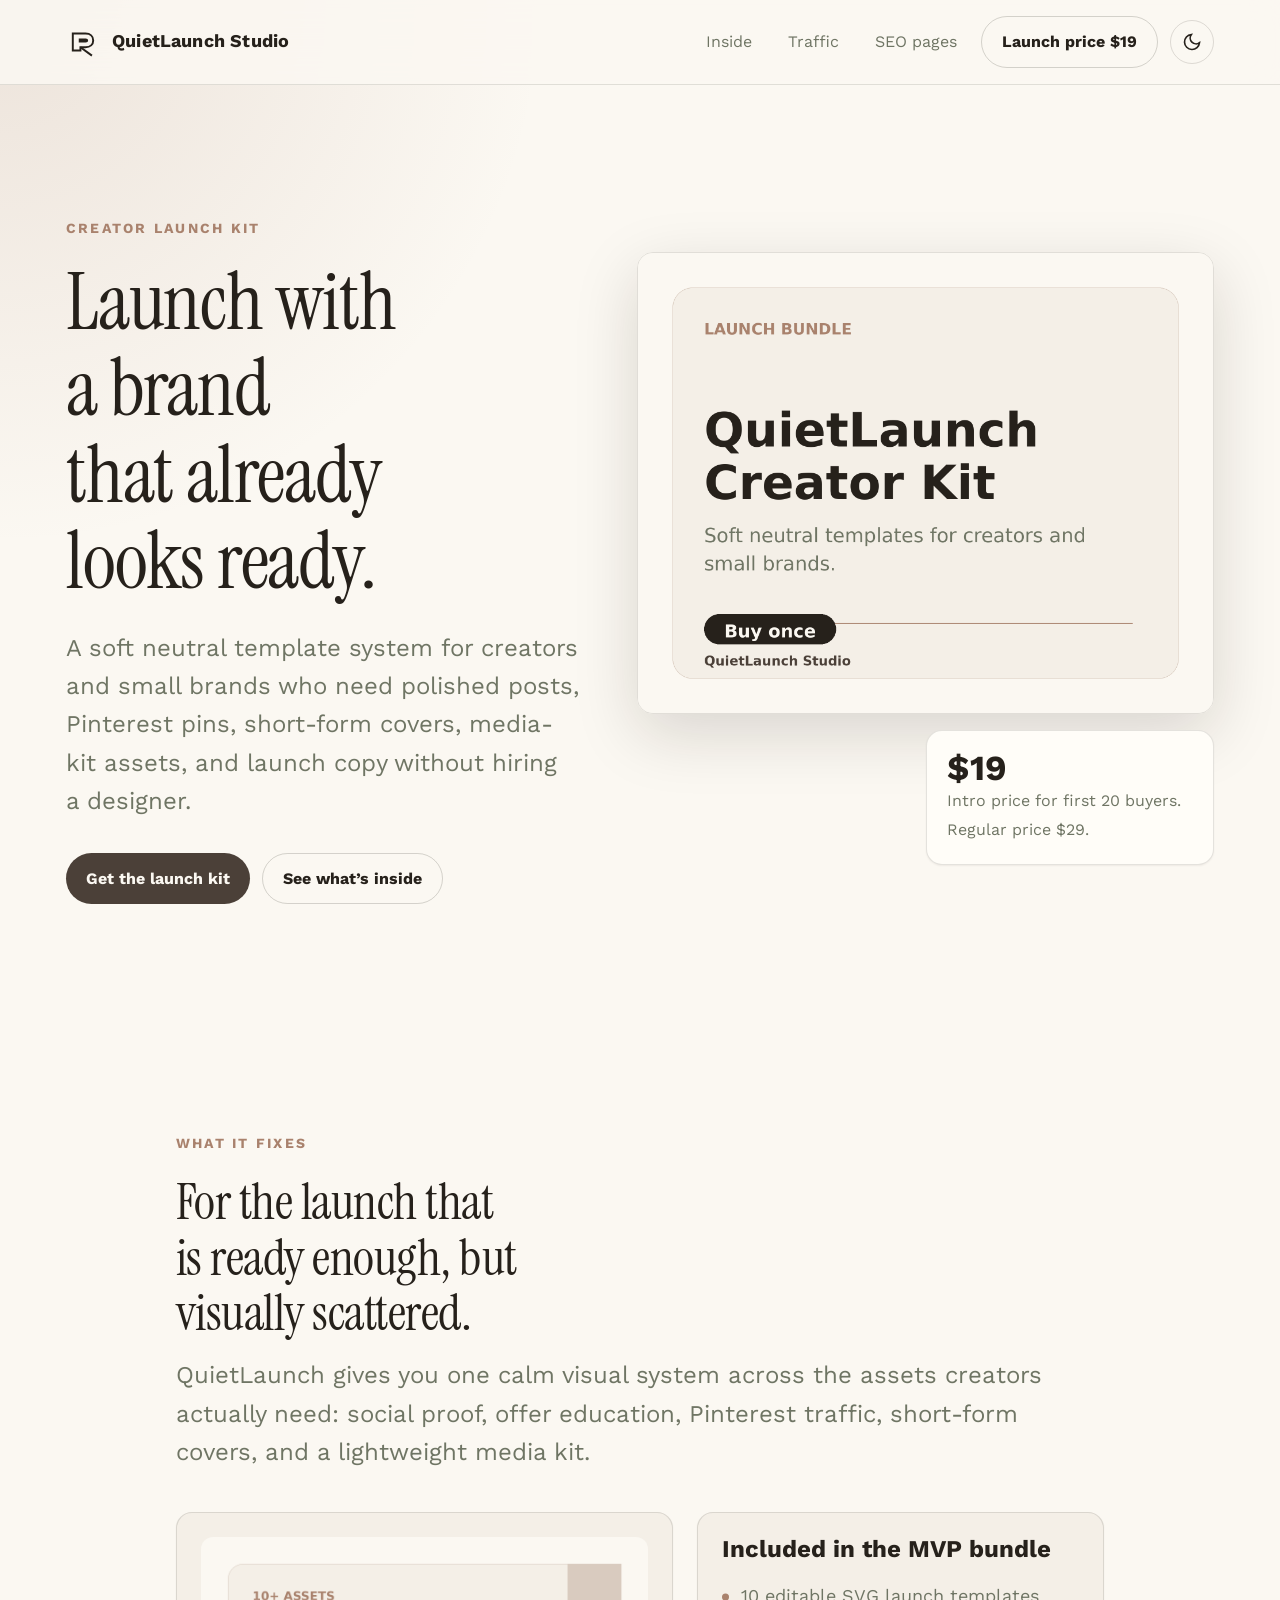
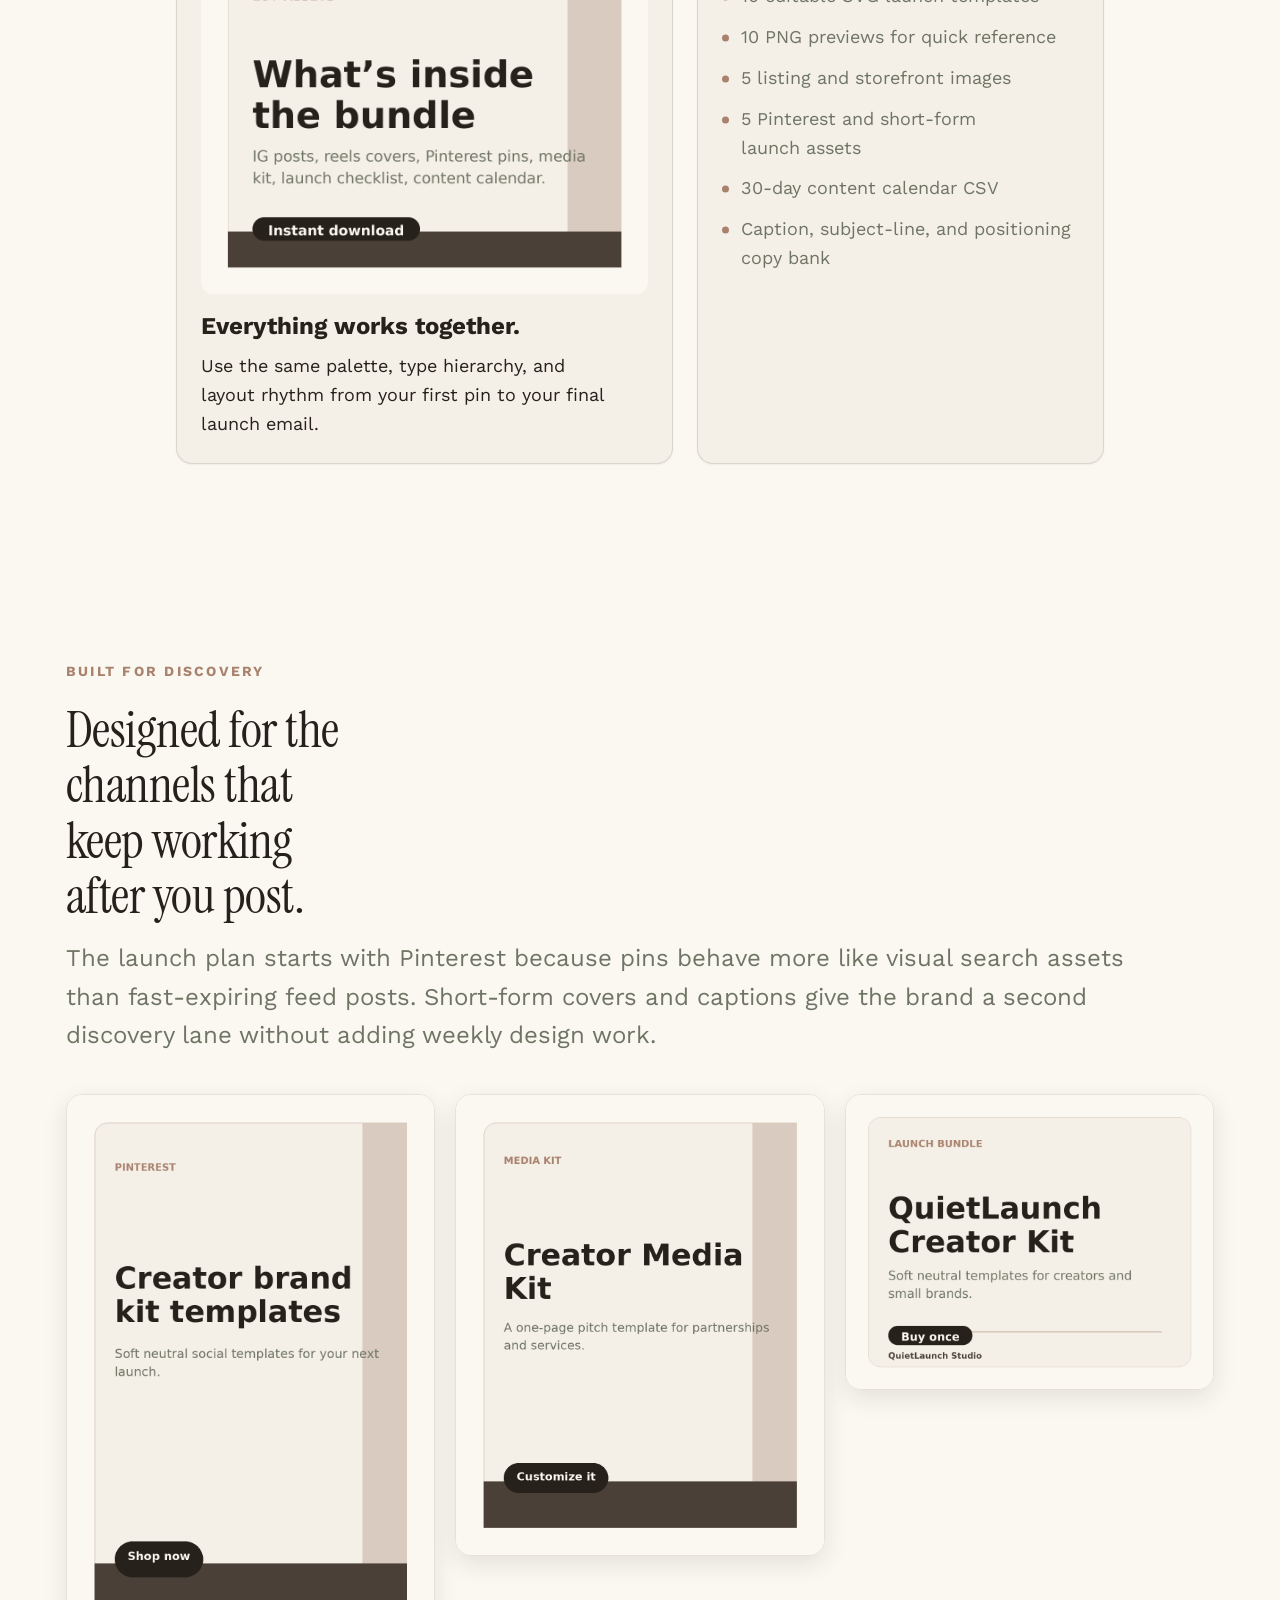
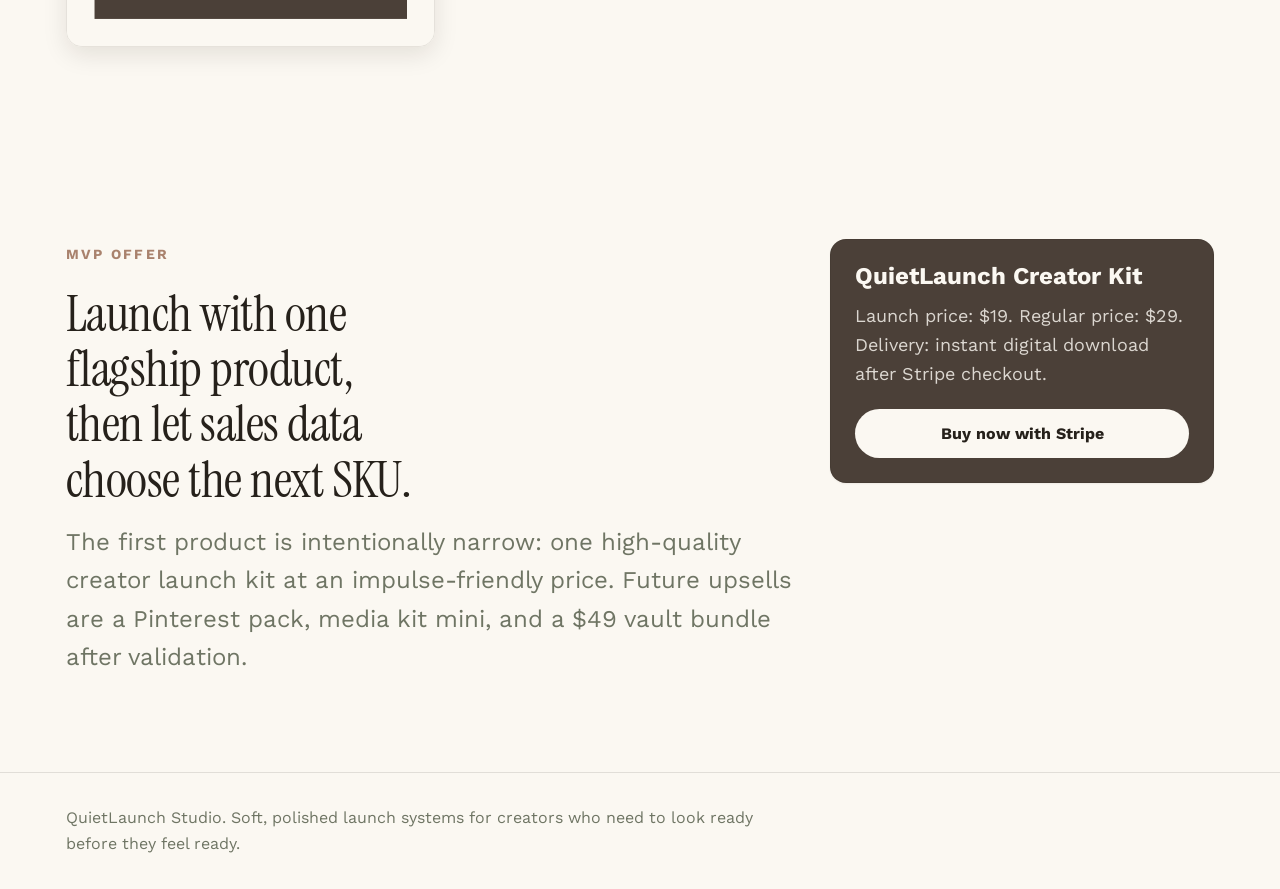
<file: index.html>
<!doctype html>
<html lang="en">
  <head>
    <meta charset="utf-8" />
    <meta name="viewport" content="width=device-width, initial-scale=1" />
    <title>QuietLaunch Creator Kit | Soft Neutral Launch Templates</title>
    <meta
      name="description"
      content="Soft neutral launch templates for creators and small brands who want polished social, Pinterest, and media-kit assets without starting from scratch."
    />
    <link rel="canonical" href="https://quietlaunchkit.com/" />
    <meta name="robots" content="index,follow" />
    <meta property="og:site_name" content="QuietLaunch Studio" />
    <meta property="og:type" content="website" />
    <meta property="og:url" content="https://quietlaunchkit.com/" />
    <meta property="og:title" content="QuietLaunch Creator Kit | Soft Neutral Launch Templates" />
    <meta
      property="og:description"
      content="Aesthetic launch templates, Pinterest pins, short-form covers, content calendar, and copy prompts for creators."
    />
    <meta property="og:image" content="https://quietlaunchkit.com/assets/hero.png" />
    <meta property="og:image:alt" content="QuietLaunch Creator Kit product preview with soft neutral launch templates" />
    <meta name="twitter:card" content="summary_large_image" />
    <meta name="twitter:title" content="QuietLaunch Creator Kit | Soft Neutral Launch Templates" />
    <meta
      name="twitter:description"
      content="Aesthetic launch templates, Pinterest pins, short-form covers, content calendar, and copy prompts for creators."
    />
    <meta name="twitter:image" content="https://quietlaunchkit.com/assets/hero.png" />
    <script type="application/ld+json">
      {
        "@context": "https://schema.org",
        "@type": "Product",
        "name": "QuietLaunch Creator Kit",
        "description": "A soft neutral digital launch kit for creators and small brands with social templates, Pinterest pins, short-form covers, a media kit cover, a content calendar, and copy prompts.",
        "brand": {
          "@type": "Brand",
          "name": "QuietLaunch Studio"
        },
        "image": "https://quietlaunchkit.com/assets/hero.png",
        "offers": {
          "@type": "Offer",
          "url": "https://buy.stripe.com/6oU14p3GYggugIt8WD8AE01",
          "priceCurrency": "USD",
          "price": "19.00",
          "availability": "https://schema.org/InStock"
        }
      }
    </script>
    <link rel="preconnect" href="https://fonts.googleapis.com" />
    <link rel="preconnect" href="https://fonts.gstatic.com" crossorigin />
    <link
      href="https://fonts.googleapis.com/css2?family=Instrument+Serif:ital@0;1&family=Work+Sans:wght@400;500;700&display=swap"
      rel="stylesheet"
    />
    <link rel="stylesheet" href="./base.css" />
    <link rel="stylesheet" href="./style.css" />
    <script defer src="./app.js"></script>
  </head>
  <body>
    <a class="skip-link" href="#main">Skip to content</a>
    <header class="site-header">
      <nav class="nav" aria-label="Primary navigation">
        <a class="brand" href="#top" aria-label="QuietLaunch Studio home">
          <svg viewBox="0 0 40 40" fill="none" aria-hidden="true">
            <path d="M8 30V10h15c5.5 0 9 3.2 9 8.1 0 4.8-3.5 8-9 8H17v3.9H8Z" stroke="currentColor" stroke-width="2.3" />
            <path d="M17 26.1 30.5 36" stroke="currentColor" stroke-width="2.3" />
            <path d="M15 16h8.2c1.7 0 2.8.9 2.8 2.3s-1.1 2.3-2.8 2.3H15V16Z" fill="currentColor" />
          </svg>
          <span>QuietLaunch Studio</span>
        </a>
        <div class="nav-actions">
          <a class="nav-link" href="#inside">Inside</a>
          <a class="nav-link" href="#traffic">Traffic</a>
          <a class="nav-link" href="./creator-launch-kit/">SEO pages</a>
          <a class="button secondary" href="#buy">Launch price $19</a>
          <button class="theme-toggle" data-theme-toggle type="button" aria-label="Switch color mode"></button>
        </div>
      </nav>
    </header>
    <main id="main">
      <section class="container hero" id="top">
        <div>
          <span class="eyebrow">Creator launch kit</span>
          <h1>Launch with a brand that already looks ready.</h1>
          <p>
            A soft neutral template system for creators and small brands who need polished posts,
            Pinterest pins, short-form covers, media-kit assets, and launch copy without hiring a designer.
          </p>
          <div class="cta-row">
            <a class="button primary" href="#buy">Get the launch kit</a>
            <a class="button secondary" href="#inside">See what’s inside</a>
          </div>
        </div>
        <div class="hero-card" aria-label="QuietLaunch Creator Kit product preview">
          <img src="./assets/hero.png" alt="QuietLaunch Creator Kit product mockup in a soft neutral visual style" width="2000" height="1600" />
          <aside class="price-card" aria-label="Launch pricing">
            <strong>$19</strong>
            <span>Intro price for first 20 buyers. Regular price $29.</span>
          </aside>
        </div>
      </section>
      <section class="section container section-narrow" id="inside">
        <span class="eyebrow">What it fixes</span>
        <h2>For the launch that is ready enough, but visually scattered.</h2>
        <p class="section-intro">
          QuietLaunch gives you one calm visual system across the assets creators actually need:
          social proof, offer education, Pinterest traffic, short-form covers, and a lightweight media kit.
        </p>
        <div class="feature-layout">
          <article class="feature-card">
            <img src="./assets/inside.png" alt="Preview of templates and files included in the QuietLaunch Creator Kit" width="2000" height="1600" loading="lazy" decoding="async" />
            <h3>Everything works together.</h3>
            <p>Use the same palette, type hierarchy, and layout rhythm from your first pin to your final launch email.</p>
          </article>
          <article class="list-card">
            <h3>Included in the MVP bundle</h3>
            <ul class="list">
              <li>10 editable SVG launch templates</li>
              <li>10 PNG previews for quick reference</li>
              <li>5 listing and storefront images</li>
              <li>5 Pinterest and short-form launch assets</li>
              <li>30-day content calendar CSV</li>
              <li>Caption, subject-line, and positioning copy bank</li>
            </ul>
          </article>
        </div>
      </section>
      <section class="section container" id="traffic">
        <span class="eyebrow">Built for discovery</span>
        <h2>Designed for the channels that keep working after you post.</h2>
        <p class="section-intro">
          The launch plan starts with Pinterest because pins behave more like visual search assets than fast-expiring feed posts.
          Short-form covers and captions give the brand a second discovery lane without adding weekly design work.
        </p>
        <div class="gallery" aria-label="Template previews">
          <img src="./assets/pin.png" alt="Pinterest pin preview from QuietLaunch Creator Kit" width="1000" height="1500" loading="lazy" decoding="async" />
          <img src="./assets/media-kit.png" alt="Creator media kit cover template preview" width="1080" height="1350" loading="lazy" decoding="async" />
          <img src="./assets/hero.png" alt="QuietLaunch storefront listing mockup preview" width="2000" height="1600" loading="lazy" decoding="async" />
        </div>
      </section>
      <section class="section container checkout" id="buy">
        <div>
          <span class="eyebrow">MVP offer</span>
          <h2>Launch with one flagship product, then let sales data choose the next SKU.</h2>
          <p class="section-intro">
            The first product is intentionally narrow: one high-quality creator launch kit at an impulse-friendly price.
            Future upsells are a Pinterest pack, media kit mini, and a $49 vault bundle after validation.
          </p>
        </div>
        <aside class="checkout-card">
          <h3>QuietLaunch Creator Kit</h3>
          <p>Launch price: $19. Regular price: $29. Delivery: instant digital download after Stripe checkout.</p>
          <a class="button" href="https://buy.stripe.com/6oU14p3GYggugIt8WD8AE01" target="_blank" rel="noopener noreferrer" data-checkout-link>Buy now with Stripe</a>
        </aside>
      </section>
      <section class="section container delivery-section" id="delivery-q7m9x2b4" aria-labelledby="delivery-title">
        <div class="delivery-panel">
          <span class="eyebrow">Order complete</span>
          <h2 id="delivery-title">Download your QuietLaunch Creator Kit.</h2>
          <p class="section-intro">
            Thank you for buying from QuietLaunch Studio. Save the bundle now, then import the SVG or PDF assets into your design workflow and use the copy bank to publish your first week of launch content.
          </p>
          <a class="button primary" href="./assets/quietlaunch-creator-kit-mvp.zip">Download the creator kit ZIP</a>
          <p class="delivery-note">
            License: one creator or small brand per purchase. You may edit the assets for your own business or client launch, but you may not resell, redistribute, or claim the raw templates as your own product. Need help? Email dorr.k.irene@gmail.com.
          </p>
        </div>
      </section>
    </main>
    <footer class="site-footer">
      <div class="container">
        <p>QuietLaunch Studio. Soft, polished launch systems for creators who need to look ready before they feel ready.</p>
      </div>
    </footer>
  </body>
</html>
</file>
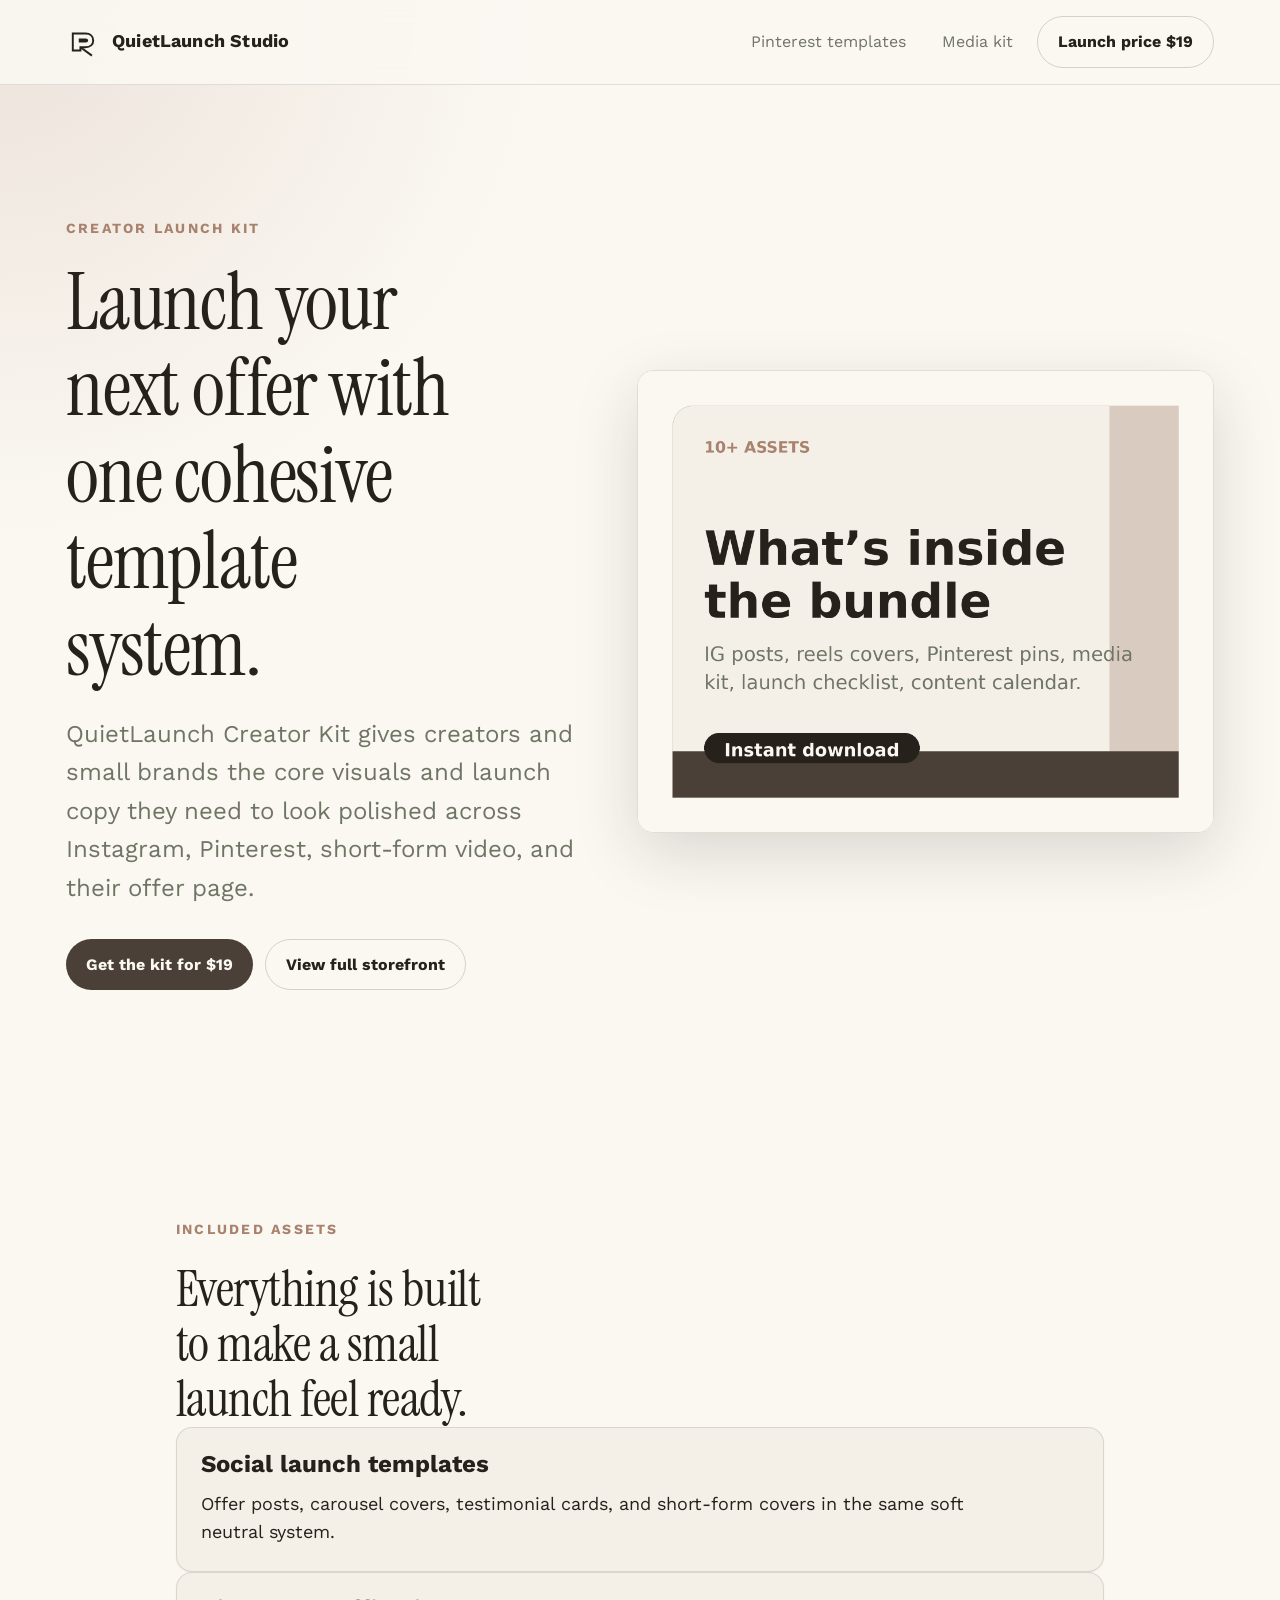
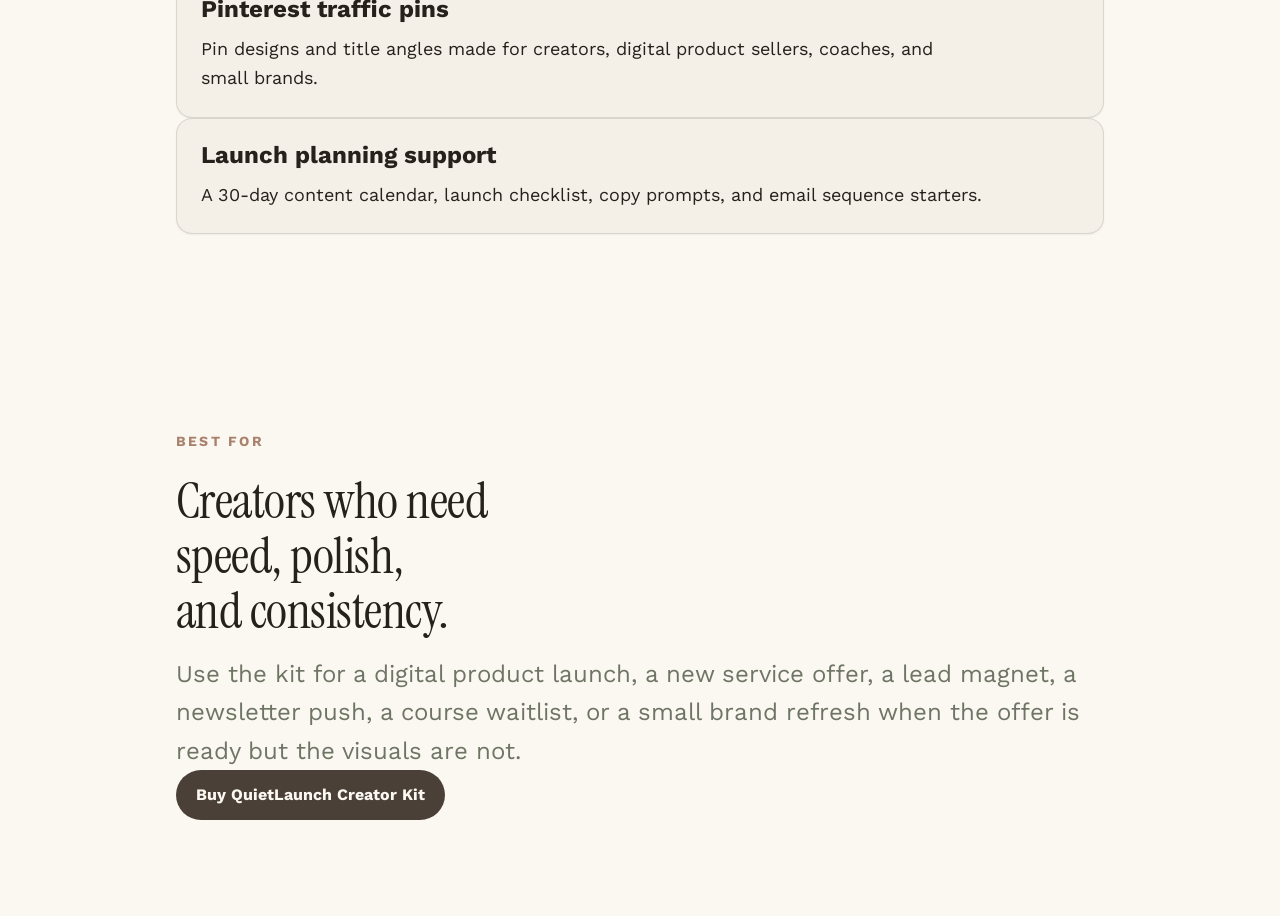
<file: creator-launch-kit/index.html>
<!doctype html>
<html lang="en">
  <head>
    <meta charset="utf-8" />
    <meta name="viewport" content="width=device-width, initial-scale=1" />
    <title>Creator Launch Kit Templates | QuietLaunch Studio</title>
    <meta name="description" content="A soft neutral creator launch kit with social templates, Pinterest pins, short-form covers, a media kit cover, launch checklist, content calendar, and copy prompts." />
    <link rel="canonical" href="https://quietlaunchkit.com/creator-launch-kit/" />
    <meta property="og:title" content="Creator Launch Kit Templates" />
    <meta property="og:description" content="Launch your next offer with cohesive social templates, Pinterest pins, short-form covers, and copy prompts." />
    <meta property="og:image" content="https://quietlaunchkit.com/assets/inside.png" />
    <meta property="og:url" content="https://quietlaunchkit.com/creator-launch-kit/" />
    <meta name="twitter:card" content="summary_large_image" />
    <link rel="preconnect" href="https://fonts.googleapis.com" />
    <link rel="preconnect" href="https://fonts.gstatic.com" crossorigin />
    <link href="https://fonts.googleapis.com/css2?family=Instrument+Serif:ital@0;1&family=Work+Sans:wght@400;500;700&display=swap" rel="stylesheet" />
    <link rel="stylesheet" href="../base.css" />
    <link rel="stylesheet" href="../style.css" />
    <script defer src="../app.js"></script>
  </head>
  <body>
    <header class="site-header">
      <nav class="nav" aria-label="Primary navigation">
        <a class="brand" href="../" aria-label="QuietLaunch Studio home">
          <svg viewBox="0 0 40 40" fill="none" aria-hidden="true">
            <path d="M8 30V10h15c5.5 0 9 3.2 9 8.1 0 4.8-3.5 8-9 8H17v3.9H8Z" stroke="currentColor" stroke-width="2.3" />
            <path d="M17 26.1 30.5 36" stroke="currentColor" stroke-width="2.3" />
            <path d="M15 16h8.2c1.7 0 2.8.9 2.8 2.3s-1.1 2.3-2.8 2.3H15V16Z" fill="currentColor" />
          </svg>
          <span>QuietLaunch Studio</span>
        </a>
        <div class="nav-actions">
          <a class="nav-link" href="../pinterest-templates/">Pinterest templates</a>
          <a class="nav-link" href="../media-kit-template/">Media kit</a>
          <a class="button secondary" href="https://buy.stripe.com/6oU14p3GYggugIt8WD8AE01">Launch price $19</a>
        </div>
      </nav>
    </header>
    <main>
      <section class="container hero">
        <div>
          <span class="eyebrow">Creator launch kit</span>
          <h1>Launch your next offer with one cohesive template system.</h1>
          <p>QuietLaunch Creator Kit gives creators and small brands the core visuals and launch copy they need to look polished across Instagram, Pinterest, short-form video, and their offer page.</p>
          <div class="cta-row">
            <a class="button primary" href="https://buy.stripe.com/6oU14p3GYggugIt8WD8AE01">Get the kit for $19</a>
            <a class="button secondary" href="../">View full storefront</a>
          </div>
        </div>
        <div class="hero-card">
          <img src="../assets/inside.png" alt="QuietLaunch Creator Kit template previews" width="2000" height="1600" />
        </div>
      </section>
      <section class="section container section-narrow">
        <span class="eyebrow">Included assets</span>
        <h2>Everything is built to make a small launch feel ready.</h2>
        <div class="feature-grid">
          <article class="feature-card"><h3>Social launch templates</h3><p>Offer posts, carousel covers, testimonial cards, and short-form covers in the same soft neutral system.</p></article>
          <article class="feature-card"><h3>Pinterest traffic pins</h3><p>Pin designs and title angles made for creators, digital product sellers, coaches, and small brands.</p></article>
          <article class="feature-card"><h3>Launch planning support</h3><p>A 30-day content calendar, launch checklist, copy prompts, and email sequence starters.</p></article>
        </div>
      </section>
      <section class="section container section-narrow">
        <span class="eyebrow">Best for</span>
        <h2>Creators who need speed, polish, and consistency.</h2>
        <p class="section-intro">Use the kit for a digital product launch, a new service offer, a lead magnet, a newsletter push, a course waitlist, or a small brand refresh when the offer is ready but the visuals are not.</p>
        <a class="button primary" href="https://buy.stripe.com/6oU14p3GYggugIt8WD8AE01">Buy QuietLaunch Creator Kit</a>
      </section>
    </main>
  </body>
</html>
</file>
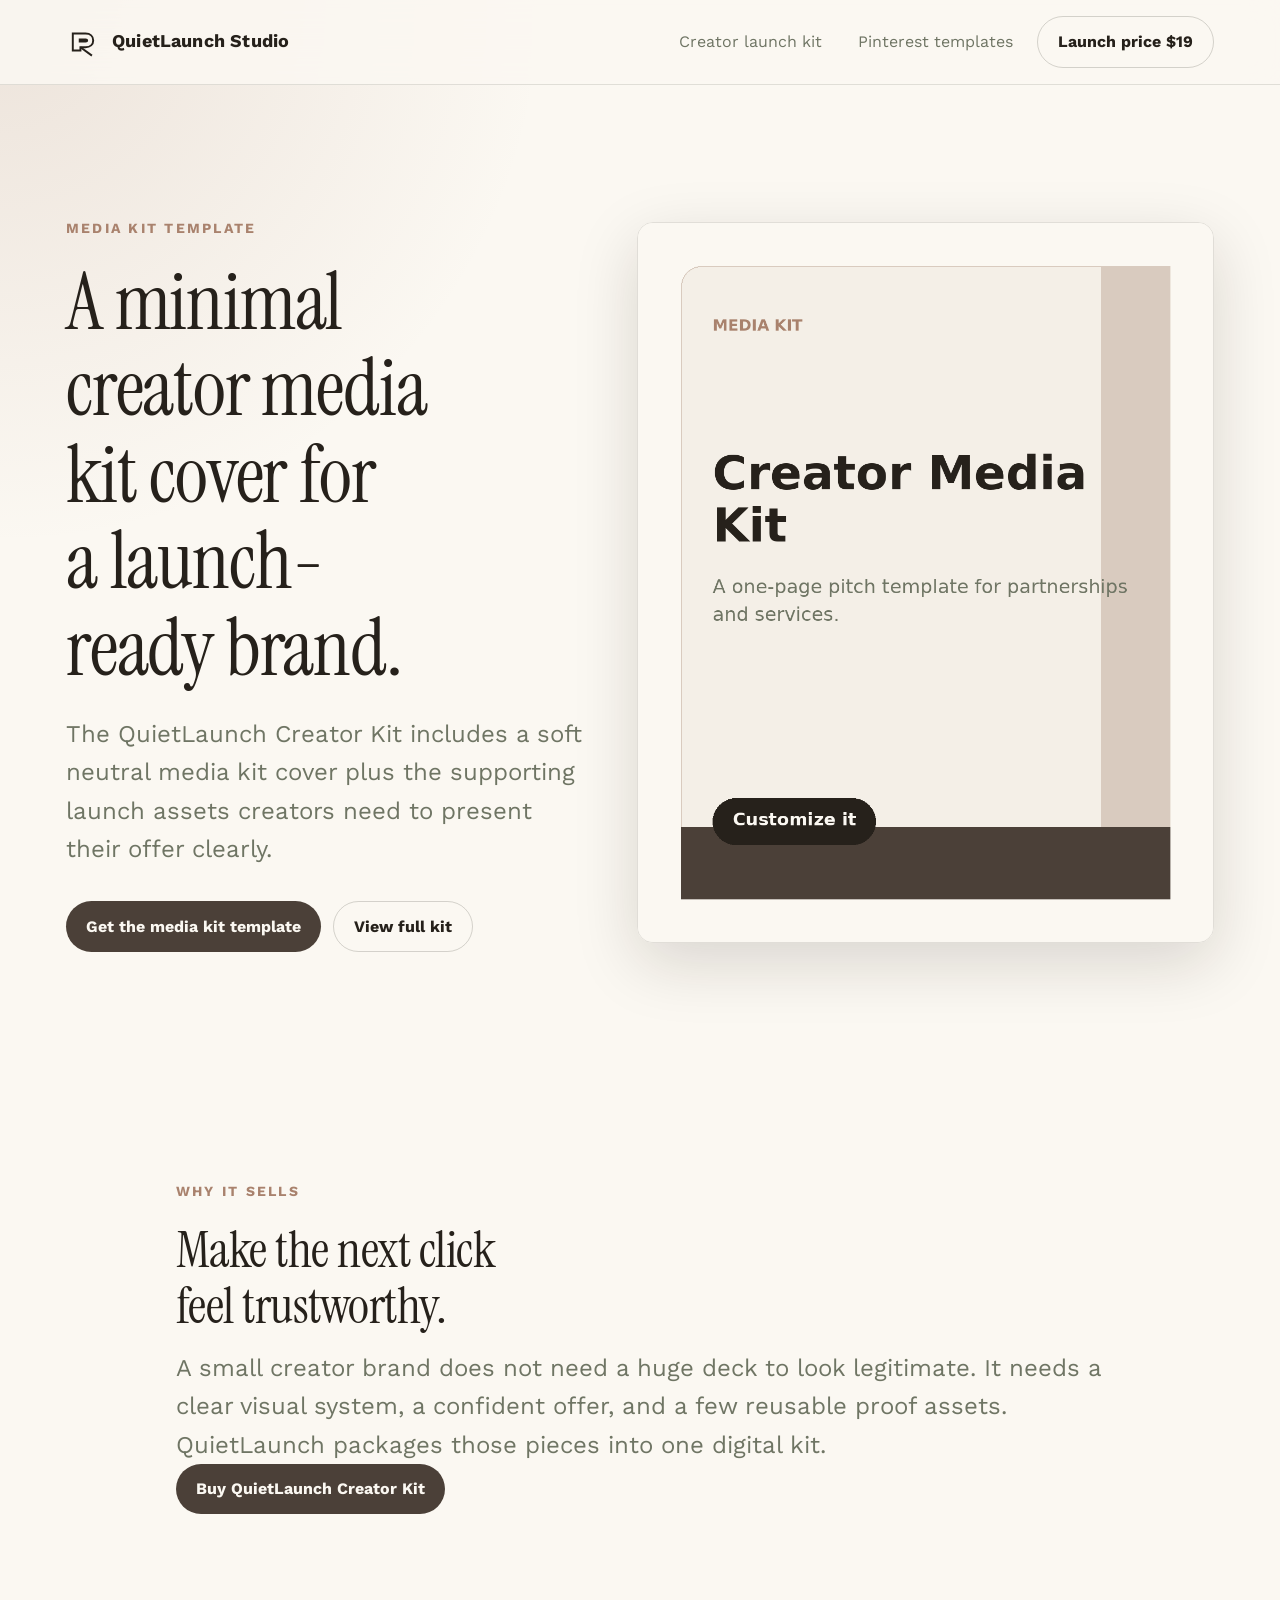
<file: media-kit-template/index.html>
<!doctype html>
<html lang="en">
  <head>
    <meta charset="utf-8" />
    <meta name="viewport" content="width=device-width, initial-scale=1" />
    <title>Creator Media Kit Template | QuietLaunch Studio</title>
    <meta name="description" content="A soft neutral creator media kit cover template plus launch visuals, social templates, Pinterest pins, and copy prompts for creators and small brands." />
    <link rel="canonical" href="https://quietlaunchkit.com/media-kit-template/" />
    <meta property="og:title" content="Creator Media Kit Template" />
    <meta property="og:description" content="A minimal media kit cover and launch template system for creators." />
    <meta property="og:image" content="https://quietlaunchkit.com/assets/media-kit.png" />
    <meta property="og:url" content="https://quietlaunchkit.com/media-kit-template/" />
    <meta name="twitter:card" content="summary_large_image" />
    <link rel="preconnect" href="https://fonts.googleapis.com" />
    <link rel="preconnect" href="https://fonts.gstatic.com" crossorigin />
    <link href="https://fonts.googleapis.com/css2?family=Instrument+Serif:ital@0;1&family=Work+Sans:wght@400;500;700&display=swap" rel="stylesheet" />
    <link rel="stylesheet" href="../base.css" />
    <link rel="stylesheet" href="../style.css" />
    <script defer src="../app.js"></script>
  </head>
  <body>
    <header class="site-header">
      <nav class="nav" aria-label="Primary navigation">
        <a class="brand" href="../" aria-label="QuietLaunch Studio home">
          <svg viewBox="0 0 40 40" fill="none" aria-hidden="true">
            <path d="M8 30V10h15c5.5 0 9 3.2 9 8.1 0 4.8-3.5 8-9 8H17v3.9H8Z" stroke="currentColor" stroke-width="2.3" />
            <path d="M17 26.1 30.5 36" stroke="currentColor" stroke-width="2.3" />
            <path d="M15 16h8.2c1.7 0 2.8.9 2.8 2.3s-1.1 2.3-2.8 2.3H15V16Z" fill="currentColor" />
          </svg>
          <span>QuietLaunch Studio</span>
        </a>
        <div class="nav-actions">
          <a class="nav-link" href="../creator-launch-kit/">Creator launch kit</a>
          <a class="nav-link" href="../pinterest-templates/">Pinterest templates</a>
          <a class="button secondary" href="https://buy.stripe.com/6oU14p3GYggugIt8WD8AE01">Launch price $19</a>
        </div>
      </nav>
    </header>
    <main>
      <section class="container hero">
        <div>
          <span class="eyebrow">Media kit template</span>
          <h1>A minimal creator media kit cover for a launch-ready brand.</h1>
          <p>The QuietLaunch Creator Kit includes a soft neutral media kit cover plus the supporting launch assets creators need to present their offer clearly.</p>
          <div class="cta-row">
            <a class="button primary" href="https://buy.stripe.com/6oU14p3GYggugIt8WD8AE01">Get the media kit template</a>
            <a class="button secondary" href="../">View full kit</a>
          </div>
        </div>
        <div class="hero-card">
          <img src="../assets/media-kit.png" alt="Soft neutral creator media kit template preview" width="1080" height="1350" />
        </div>
      </section>
      <section class="section container section-narrow">
        <span class="eyebrow">Why it sells</span>
        <h2>Make the next click feel trustworthy.</h2>
        <p class="section-intro">A small creator brand does not need a huge deck to look legitimate. It needs a clear visual system, a confident offer, and a few reusable proof assets. QuietLaunch packages those pieces into one digital kit.</p>
        <a class="button primary" href="https://buy.stripe.com/6oU14p3GYggugIt8WD8AE01">Buy QuietLaunch Creator Kit</a>
      </section>
    </main>
  </body>
</html>
</file>
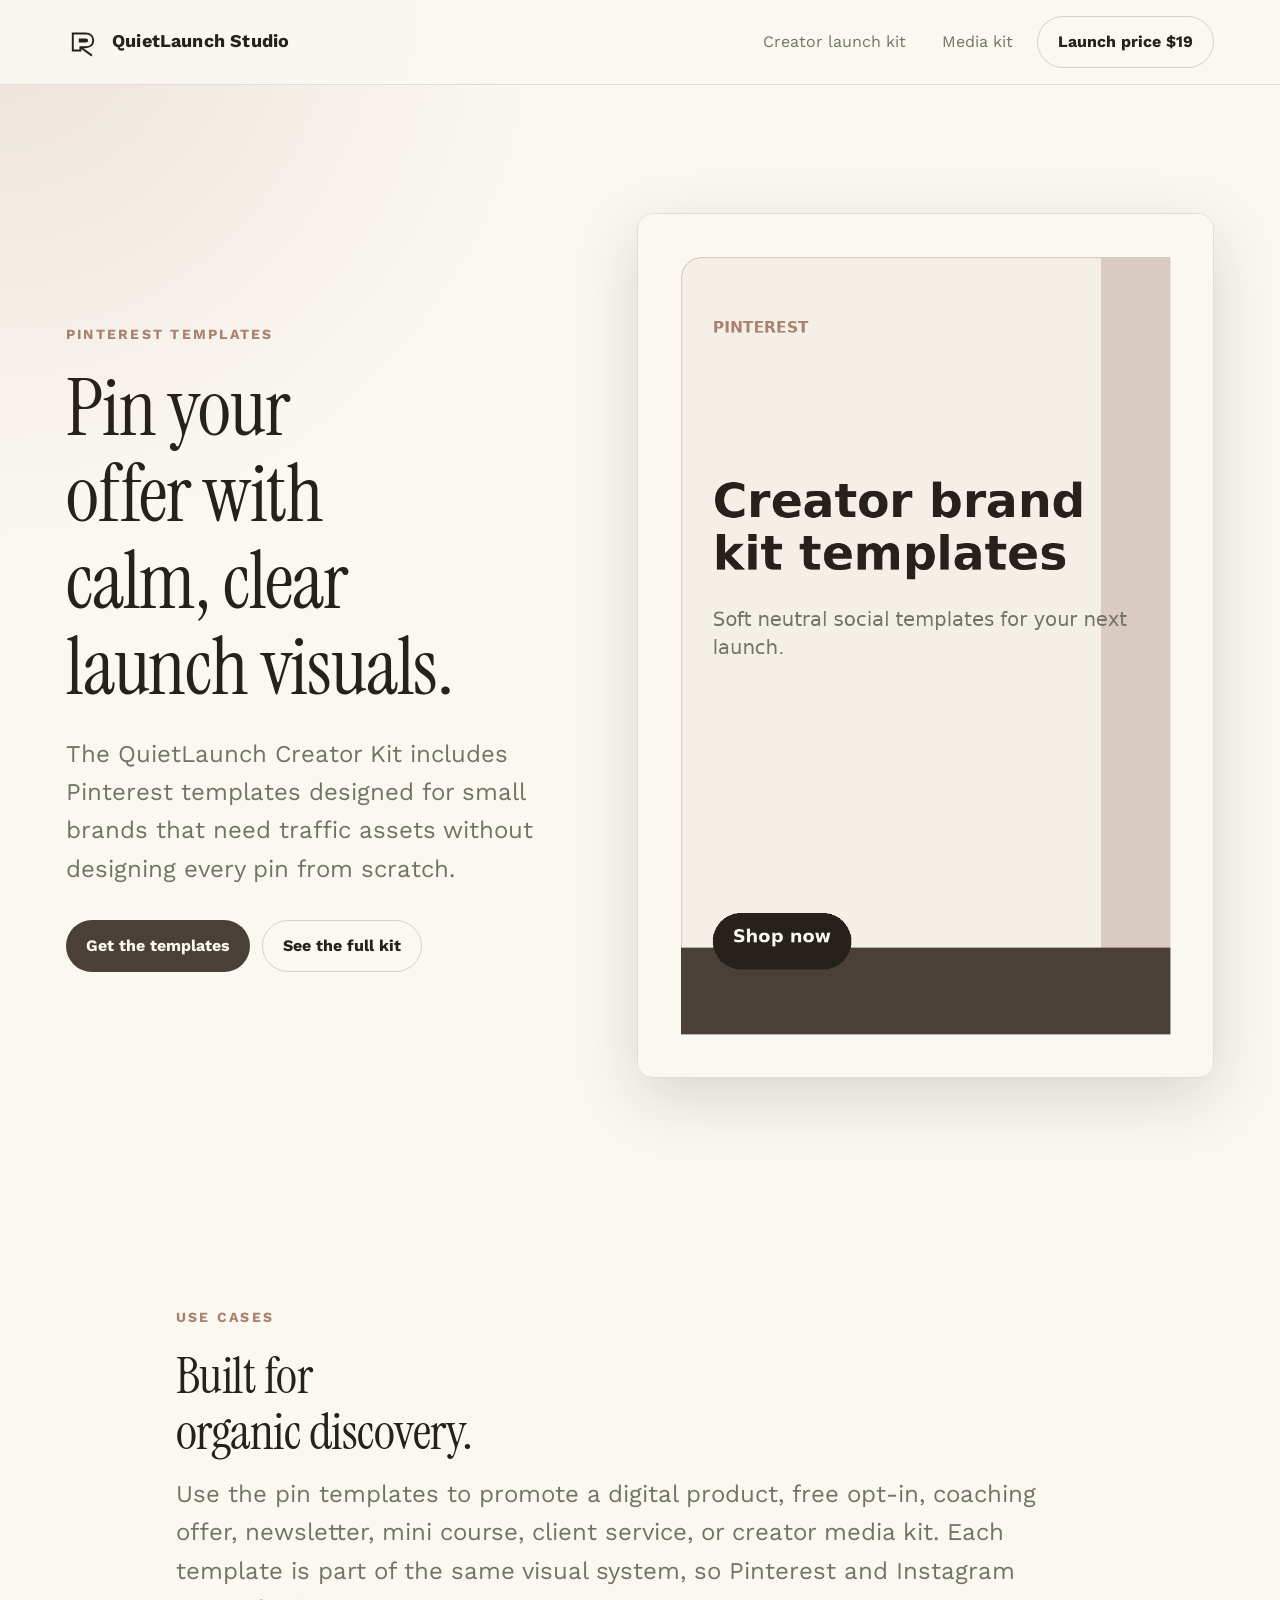
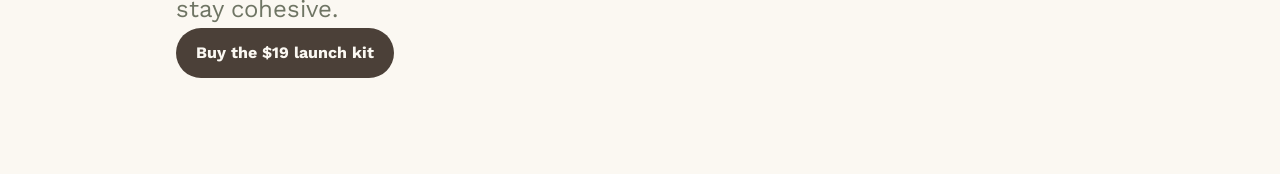
<file: pinterest-templates/index.html>
<!doctype html>
<html lang="en">
  <head>
    <meta charset="utf-8" />
    <meta name="viewport" content="width=device-width, initial-scale=1" />
    <title>Pinterest Templates for Creators | QuietLaunch Studio</title>
    <meta name="description" content="Soft neutral Pinterest templates for creators and small brands launching digital products, services, newsletters, and lead magnets." />
    <link rel="canonical" href="https://quietlaunchkit.com/pinterest-templates/" />
    <meta property="og:title" content="Pinterest Templates for Creators" />
    <meta property="og:description" content="Aesthetic Pinterest pin templates included in the QuietLaunch Creator Kit." />
    <meta property="og:image" content="https://quietlaunchkit.com/assets/pin.png" />
    <meta property="og:url" content="https://quietlaunchkit.com/pinterest-templates/" />
    <meta name="twitter:card" content="summary_large_image" />
    <link rel="preconnect" href="https://fonts.googleapis.com" />
    <link rel="preconnect" href="https://fonts.gstatic.com" crossorigin />
    <link href="https://fonts.googleapis.com/css2?family=Instrument+Serif:ital@0;1&family=Work+Sans:wght@400;500;700&display=swap" rel="stylesheet" />
    <link rel="stylesheet" href="../base.css" />
    <link rel="stylesheet" href="../style.css" />
    <script defer src="../app.js"></script>
  </head>
  <body>
    <header class="site-header">
      <nav class="nav" aria-label="Primary navigation">
        <a class="brand" href="../" aria-label="QuietLaunch Studio home">
          <svg viewBox="0 0 40 40" fill="none" aria-hidden="true">
            <path d="M8 30V10h15c5.5 0 9 3.2 9 8.1 0 4.8-3.5 8-9 8H17v3.9H8Z" stroke="currentColor" stroke-width="2.3" />
            <path d="M17 26.1 30.5 36" stroke="currentColor" stroke-width="2.3" />
            <path d="M15 16h8.2c1.7 0 2.8.9 2.8 2.3s-1.1 2.3-2.8 2.3H15V16Z" fill="currentColor" />
          </svg>
          <span>QuietLaunch Studio</span>
        </a>
        <div class="nav-actions">
          <a class="nav-link" href="../creator-launch-kit/">Creator launch kit</a>
          <a class="nav-link" href="../media-kit-template/">Media kit</a>
          <a class="button secondary" href="https://buy.stripe.com/6oU14p3GYggugIt8WD8AE01">Launch price $19</a>
        </div>
      </nav>
    </header>
    <main>
      <section class="container hero">
        <div>
          <span class="eyebrow">Pinterest templates</span>
          <h1>Pin your offer with calm, clear launch visuals.</h1>
          <p>The QuietLaunch Creator Kit includes Pinterest templates designed for small brands that need traffic assets without designing every pin from scratch.</p>
          <div class="cta-row">
            <a class="button primary" href="https://buy.stripe.com/6oU14p3GYggugIt8WD8AE01">Get the templates</a>
            <a class="button secondary" href="../">See the full kit</a>
          </div>
        </div>
        <div class="hero-card">
          <img src="../assets/pin.png" alt="Soft neutral Pinterest pin template preview" width="1000" height="1500" />
        </div>
      </section>
      <section class="section container section-narrow">
        <span class="eyebrow">Use cases</span>
        <h2>Built for organic discovery.</h2>
        <p class="section-intro">Use the pin templates to promote a digital product, free opt-in, coaching offer, newsletter, mini course, client service, or creator media kit. Each template is part of the same visual system, so Pinterest and Instagram stay cohesive.</p>
        <a class="button primary" href="https://buy.stripe.com/6oU14p3GYggugIt8WD8AE01">Buy the $19 launch kit</a>
      </section>
    </main>
  </body>
</html>
</file>
<file: base.css>
*,
*::before,
*::after {
  box-sizing: border-box;
  margin: 0;
  padding: 0;
}

html {
  -moz-text-size-adjust: none;
  -webkit-text-size-adjust: none;
  text-size-adjust: none;
  -webkit-font-smoothing: antialiased;
  -moz-osx-font-smoothing: grayscale;
  text-rendering: optimizeLegibility;
  scroll-behavior: smooth;
  hanging-punctuation: first last;
  scroll-padding-top: var(--space-16);
}

body {
  min-height: 100dvh;
  line-height: 1.6;
  font-family: var(--font-body, sans-serif);
  font-size: var(--text-base);
  color: var(--color-text);
  background-color: var(--color-bg);
}

img,
picture,
video,
canvas,
svg {
  display: block;
  max-width: 100%;
  height: auto;
}

input,
button,
textarea,
select {
  font: inherit;
  color: inherit;
}

h1,
h2,
h3 {
  text-wrap: balance;
  line-height: 1.08;
}

p,
li {
  text-wrap: pretty;
  max-width: 72ch;
}

::selection {
  background: color-mix(in oklab, var(--color-primary), transparent 75%);
  color: var(--color-text);
}

:focus-visible {
  outline: 2px solid var(--color-primary);
  outline-offset: 3px;
  border-radius: var(--radius-sm);
}

@media (prefers-reduced-motion: reduce) {
  *,
  *::before,
  *::after {
    animation-duration: 0.01ms !important;
    animation-iteration-count: 1 !important;
    transition-duration: 0.01ms !important;
    scroll-behavior: auto !important;
  }
}

button {
  cursor: pointer;
  background: none;
  border: none;
}

a,
button {
  transition:
    color var(--transition-interactive),
    background var(--transition-interactive),
    border-color var(--transition-interactive),
    box-shadow var(--transition-interactive),
    transform var(--transition-interactive);
}

.sr-only {
  position: absolute;
  width: 1px;
  height: 1px;
  padding: 0;
  margin: -1px;
  overflow: hidden;
  clip: rect(0, 0, 0, 0);
  white-space: nowrap;
  border-width: 0;
}
</file>
<file: style.css>
:root,
[data-theme='light'] {
  --text-xs: clamp(0.75rem, 0.7rem + 0.25vw, 0.875rem);
  --text-sm: clamp(0.875rem, 0.8rem + 0.35vw, 1rem);
  --text-base: clamp(1rem, 0.95rem + 0.25vw, 1.125rem);
  --text-lg: clamp(1.125rem, 1rem + 0.75vw, 1.5rem);
  --text-xl: clamp(1.5rem, 1.2rem + 1.25vw, 2.25rem);
  --text-2xl: clamp(2rem, 1.2rem + 2.5vw, 3.5rem);
  --text-3xl: clamp(2.8rem, 1rem + 5vw, 6.5rem);
  --space-1: 0.25rem;
  --space-2: 0.5rem;
  --space-3: 0.75rem;
  --space-4: 1rem;
  --space-5: 1.25rem;
  --space-6: 1.5rem;
  --space-8: 2rem;
  --space-10: 2.5rem;
  --space-12: 3rem;
  --space-16: 4rem;
  --space-20: 5rem;
  --space-24: 6rem;
  --space-32: 8rem;
  --color-bg: #fbf8f2;
  --color-surface: #f4efe7;
  --color-surface-2: #fffdf8;
  --color-surface-offset: #eadfd4;
  --color-border: #d9cbbf;
  --color-text: #26211b;
  --color-text-muted: #6f7564;
  --color-text-faint: #a9826d;
  --color-text-inverse: #fbf8f2;
  --color-primary: #4b4038;
  --color-primary-hover: #26211b;
  --color-accent: #a9826d;
  --radius-sm: 0.375rem;
  --radius-md: 0.5rem;
  --radius-lg: 0.75rem;
  --radius-xl: 1rem;
  --radius-full: 9999px;
  --shadow-sm: 0 1px 2px oklch(0.2 0.02 70 / 0.06);
  --shadow-md: 0 8px 24px oklch(0.2 0.02 70 / 0.1);
  --shadow-lg: 0 20px 64px oklch(0.2 0.02 70 / 0.15);
  --transition-interactive: 180ms cubic-bezier(0.16, 1, 0.3, 1);
  --content-narrow: 640px;
  --content-default: 960px;
  --content-wide: 1180px;
  --font-display: 'Instrument Serif', Georgia, serif;
  --font-body: 'Work Sans', Arial, sans-serif;
}

[data-theme='dark'] {
  --color-bg: #171411;
  --color-surface: #211d19;
  --color-surface-2: #2a241f;
  --color-surface-offset: #342d27;
  --color-border: #4b4038;
  --color-text: #f4efe7;
  --color-text-muted: #c6b7ab;
  --color-text-faint: #a9826d;
  --color-text-inverse: #26211b;
  --color-primary: #eadfd4;
  --color-primary-hover: #fbf8f2;
  --color-accent: #d8a88e;
  --shadow-sm: 0 1px 2px oklch(0 0 0 / 0.2);
  --shadow-md: 0 8px 24px oklch(0 0 0 / 0.3);
  --shadow-lg: 0 20px 64px oklch(0 0 0 / 0.4);
}

body {
  background:
    radial-gradient(circle at top left, color-mix(in oklab, var(--color-accent), transparent 82%), transparent 34rem),
    var(--color-bg);
}

.skip-link {
  position: absolute;
  left: var(--space-4);
  top: var(--space-4);
  transform: translateY(-200%);
  background: var(--color-primary);
  color: var(--color-text-inverse);
  padding: var(--space-3) var(--space-4);
  border-radius: var(--radius-full);
  z-index: 100;
}

.skip-link:focus {
  transform: translateY(0);
}

.site-header {
  position: sticky;
  top: 0;
  z-index: 10;
  backdrop-filter: blur(16px);
  background: color-mix(in oklab, var(--color-bg), transparent 12%);
  border-bottom: 1px solid color-mix(in oklab, var(--color-text), transparent 88%);
}

.nav {
  max-width: var(--content-wide);
  margin-inline: auto;
  padding: var(--space-4);
  display: flex;
  align-items: center;
  justify-content: space-between;
  gap: var(--space-4);
}

.brand {
  display: inline-flex;
  align-items: center;
  gap: var(--space-3);
  color: var(--color-text);
  text-decoration: none;
  font-weight: 700;
  letter-spacing: 0.01em;
}

.brand svg {
  width: 34px;
  height: 34px;
}

.nav-actions {
  display: flex;
  align-items: center;
  gap: var(--space-3);
}

.nav-link {
  color: var(--color-text-muted);
  text-decoration: none;
  font-size: var(--text-sm);
  min-height: 44px;
  display: inline-flex;
  align-items: center;
  padding-inline: var(--space-3);
  border-radius: var(--radius-full);
}

.nav-link:hover {
  color: var(--color-text);
  background: color-mix(in oklab, var(--color-text), transparent 94%);
}

.theme-toggle {
  width: 44px;
  height: 44px;
  display: grid;
  place-items: center;
  border-radius: var(--radius-full);
  color: var(--color-text);
  border: 1px solid color-mix(in oklab, var(--color-text), transparent 86%);
}

.container {
  max-width: var(--content-wide);
  margin-inline: auto;
  padding-inline: var(--space-4);
}

.hero {
  padding-block: clamp(var(--space-16), 11vw, var(--space-32));
  display: grid;
  grid-template-columns: minmax(0, 1fr);
  gap: var(--space-12);
}

@media (min-width: 900px) {
  .hero {
    grid-template-columns: 0.95fr 1.05fr;
    align-items: center;
  }
}

.eyebrow {
  display: inline-flex;
  width: fit-content;
  align-items: center;
  gap: var(--space-2);
  color: var(--color-accent);
  font-size: var(--text-xs);
  font-weight: 700;
  text-transform: uppercase;
  letter-spacing: 0.16em;
  margin-bottom: var(--space-5);
}

h1 {
  font-family: var(--font-display);
  font-size: var(--text-3xl);
  font-weight: 400;
  letter-spacing: -0.015em;
  max-width: 11ch;
}

.hero p {
  margin-top: var(--space-6);
  color: var(--color-text-muted);
  font-size: var(--text-lg);
}

.cta-row {
  margin-top: var(--space-8);
  display: flex;
  flex-wrap: wrap;
  gap: var(--space-3);
}

.button {
  min-height: 44px;
  display: inline-flex;
  align-items: center;
  justify-content: center;
  padding: var(--space-3) var(--space-5);
  border-radius: var(--radius-full);
  font-size: var(--text-sm);
  font-weight: 700;
  text-decoration: none;
}

.button.primary {
  background: var(--color-primary);
  color: var(--color-text-inverse);
}

.button.primary:hover {
  background: var(--color-primary-hover);
  transform: translateY(-1px);
}

.button.secondary {
  color: var(--color-text);
  border: 1px solid color-mix(in oklab, var(--color-text), transparent 82%);
}

.hero-card {
  position: relative;
}

.hero-card img {
  border-radius: var(--radius-xl);
  box-shadow: var(--shadow-lg);
  border: 1px solid color-mix(in oklab, var(--color-text), transparent 88%);
}

.price-card {
  position: static;
  margin-top: var(--space-4);
  margin-left: auto;
  max-width: 18rem;
  background: var(--color-surface-2);
  border: 1px solid color-mix(in oklab, var(--color-text), transparent 88%);
  border-radius: var(--radius-xl);
  padding: var(--space-5);
  box-shadow: var(--shadow-sm);
}

.price-card strong {
  display: block;
  font-size: var(--text-xl);
  line-height: 1;
}

.price-card span {
  color: var(--color-text-muted);
  font-size: var(--text-sm);
}

.section {
  padding-block: clamp(var(--space-12), 9vw, var(--space-24));
}

.section-narrow {
  max-width: var(--content-default);
}

h2 {
  font-family: var(--font-display);
  font-size: var(--text-2xl);
  font-weight: 400;
  letter-spacing: -0.01em;
  max-width: 16ch;
}

.section-intro {
  margin-top: var(--space-4);
  color: var(--color-text-muted);
  font-size: var(--text-lg);
}

.feature-layout {
  display: grid;
  gap: var(--space-6);
  margin-top: var(--space-10);
}

@media (min-width: 780px) {
  .feature-layout {
    grid-template-columns: 1.1fr 0.9fr;
  }
}

.feature-card,
.list-card,
.checkout-card {
  background: var(--color-surface);
  border: 1px solid color-mix(in oklab, var(--color-text), transparent 88%);
  border-radius: var(--radius-xl);
  padding: var(--space-6);
  box-shadow: var(--shadow-sm);
}

.feature-card img {
  border-radius: var(--radius-lg);
  margin-bottom: var(--space-5);
}

.feature-card h3,
.list-card h3,
.checkout-card h3 {
  font-size: var(--text-lg);
  margin-bottom: var(--space-3);
}

.list {
  display: grid;
  gap: var(--space-3);
  margin-top: var(--space-5);
  list-style: none;
}

.list li {
  display: flex;
  gap: var(--space-3);
  align-items: baseline;
  color: var(--color-text-muted);
}

.list li::before {
  content: "";
  width: 0.45rem;
  height: 0.45rem;
  flex: 0 0 auto;
  border-radius: var(--radius-full);
  background: var(--color-accent);
  transform: translateY(-0.1rem);
}

.gallery {
  display: grid;
  grid-template-columns: repeat(auto-fit, minmax(min(15rem, 100%), 1fr));
  gap: var(--space-5);
  margin-top: var(--space-10);
}

.gallery img {
  border-radius: var(--radius-xl);
  box-shadow: var(--shadow-md);
  border: 1px solid color-mix(in oklab, var(--color-text), transparent 90%);
}

.checkout {
  display: grid;
  gap: var(--space-6);
  align-items: start;
}

@media (min-width: 800px) {
  .checkout {
    grid-template-columns: 1fr 24rem;
  }
}

.checkout-card {
  background: var(--color-primary);
  color: var(--color-text-inverse);
}

.checkout-card p {
  color: color-mix(in oklab, var(--color-text-inverse), transparent 18%);
}

.checkout-card .button {
  width: 100%;
  margin-top: var(--space-5);
  background: var(--color-bg);
  color: var(--color-text);
}

.delivery-section {
  display: none;
}

.delivery-section:target {
  display: block;
}

.delivery-panel {
  max-width: var(--content-narrow);
  margin-inline: auto;
  padding: clamp(var(--space-8), 7vw, var(--space-16));
  border-radius: var(--radius-xl);
  background: var(--color-surface);
  border: 1px solid color-mix(in oklab, var(--color-text), transparent 88%);
  box-shadow: var(--shadow-md);
}

.delivery-panel .button {
  margin-top: var(--space-6);
}

.delivery-note {
  margin-top: var(--space-5);
  color: var(--color-text-muted);
  font-size: var(--text-sm);
}

.site-footer {
  border-top: 1px solid color-mix(in oklab, var(--color-text), transparent 88%);
  padding-block: var(--space-8);
  color: var(--color-text-muted);
  font-size: var(--text-sm);
}

@media (max-width: 680px) {
  .nav-link {
    display: none;
  }

  .price-card {
    margin-left: 0;
  }
}
</file>
